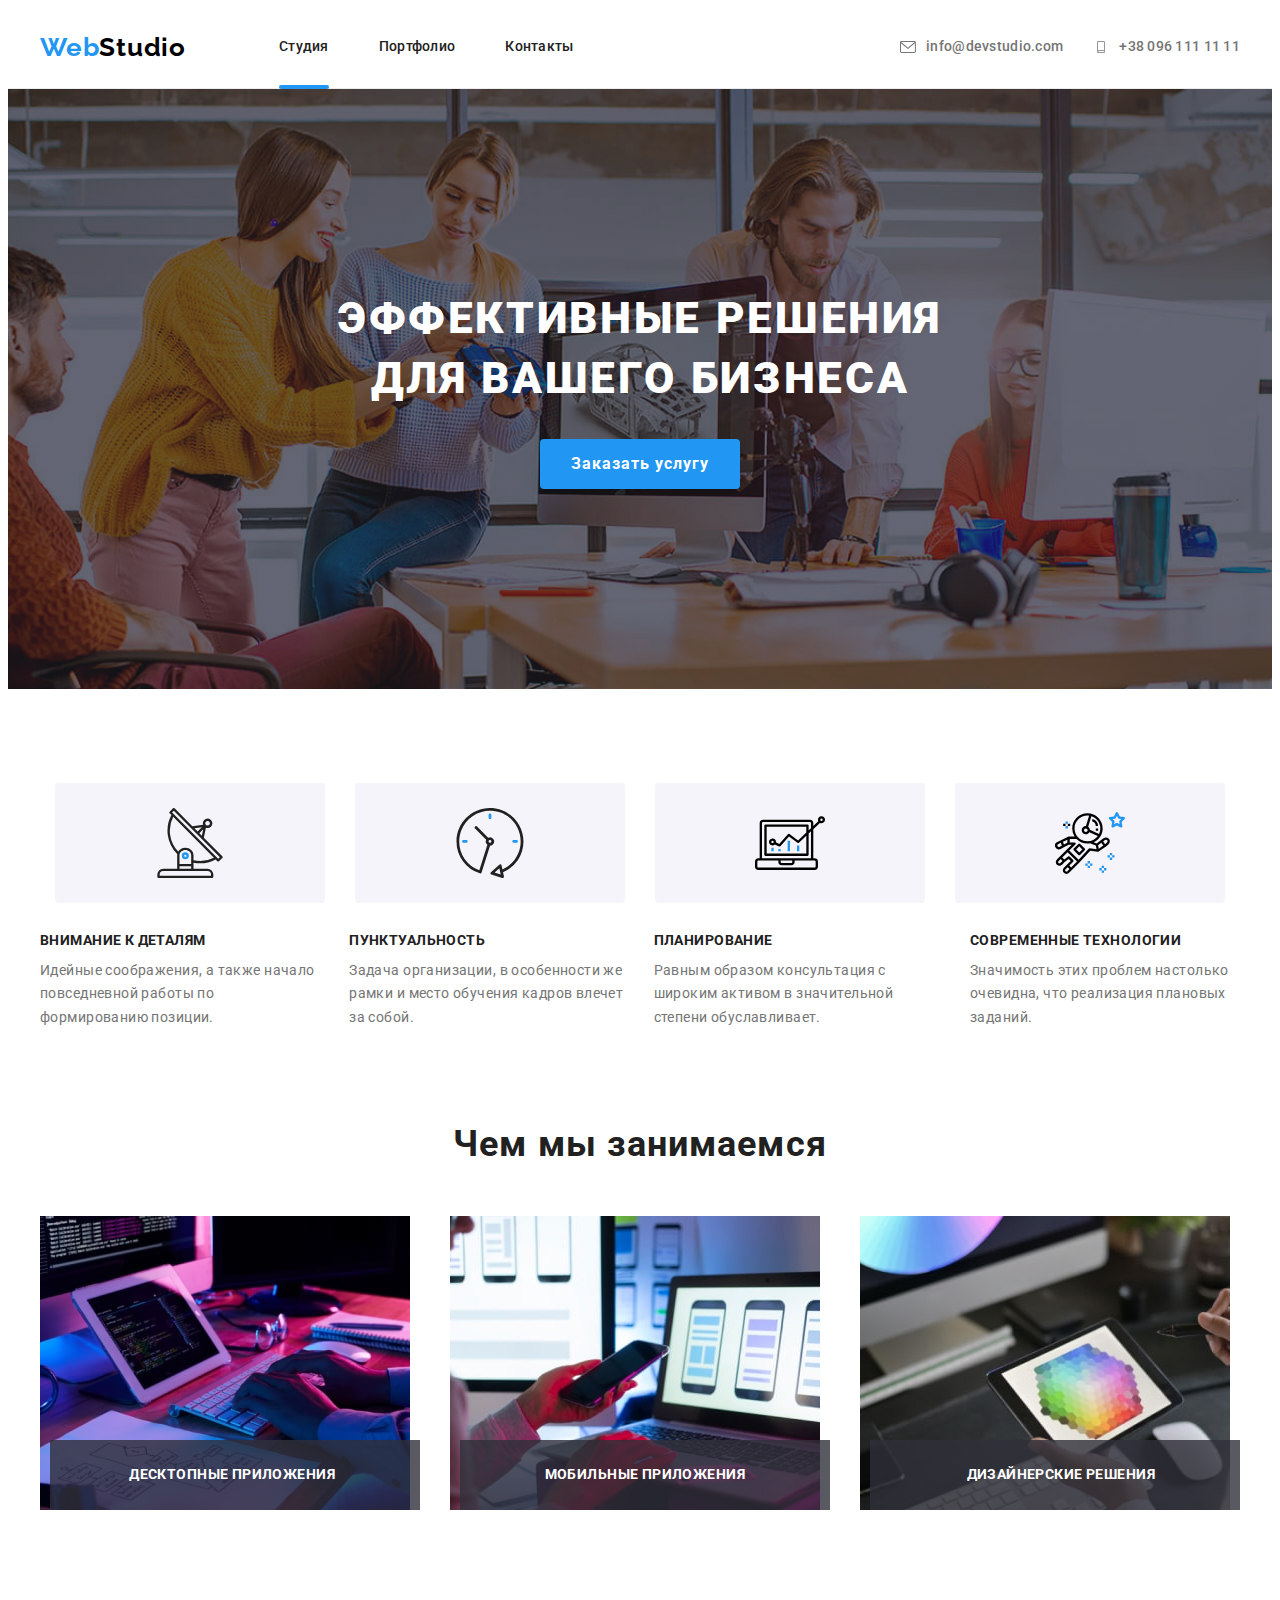
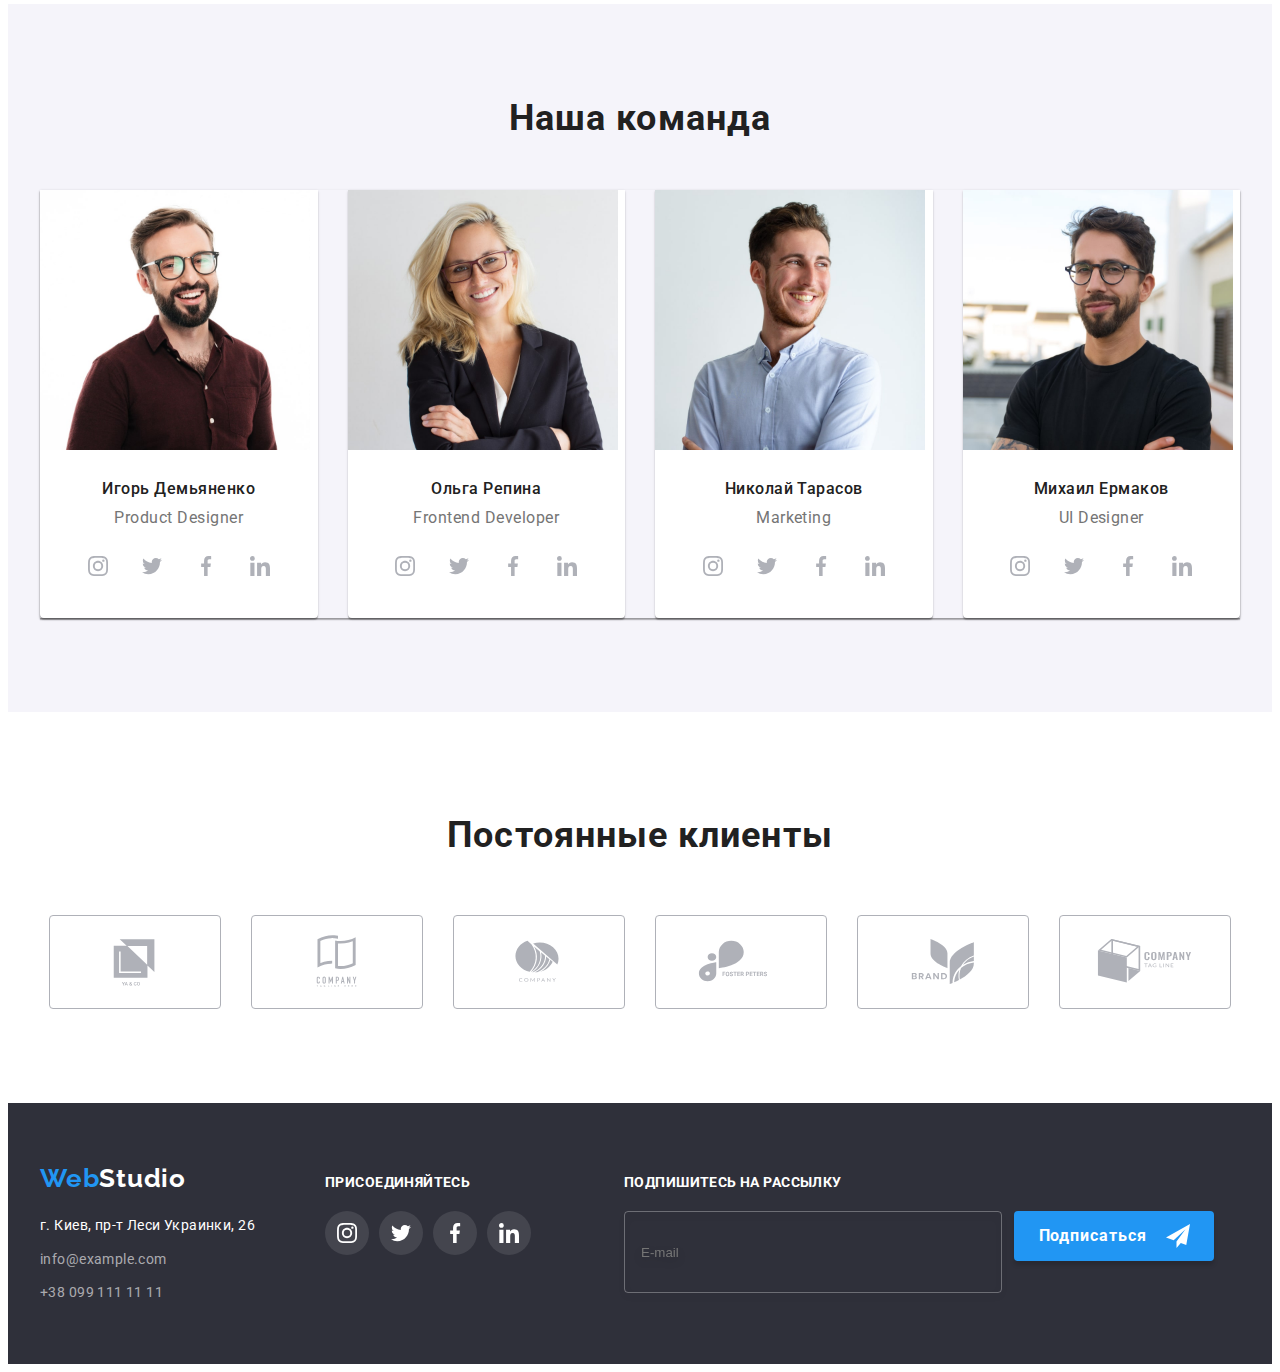
<file: index.html>
<!DOCTYPE html>
<html lang="ru">
<head>
    <meta charset="UTF-8">
    <meta http-equiv="X-UA-Compatible" content="IE=edge">
    <meta name="viewport" content="width=device-width, initial-scale=1.0">
    <title>Web Studio</title>
    <link rel="preconnect" href="https://fonts.googleapis.com">
    <link rel="preconnect" href="https://fonts.gstatic.com" crossorigin>
    <link href="https://fonts.googleapis.com/css2?family=Raleway:wght@700&family=Roboto:wght@400;500;700;900&display=swap" rel="stylesheet">
    <link rel="stylesheet" href="https://cdnjs.cloudflare.com/ajax/libs/modern-normalize/1.1.0/modern-normalize.min.css" integrity="sha512-wpPYUAdjBVSE4KJnH1VR1HeZfpl1ub8YT/NKx4PuQ5NmX2tKuGu6U/JRp5y+Y8XG2tV+wKQpNHVUX03MfMFn9Q==" crossorigin="anonymous" referrerpolicy="no-referrer" />
    <link rel="stylesheet" href="./css/styles.css">
   
</head>
<body>
    <header class="header">
        <div class="container">
            <a href="./index.html" class="header-logo-link link">Web<span class="header-logo-accent link">Studio</span></a>
            <nav class="header-nav">
                <ul class="header-list list">
                    <li class="header-link link"><a href="./index.html" class="header-item link current">Студия</a></li>
                    <li class="header-link link"><a href="./portfolio.html" class="header-item link">Портфолио</a></li>
                    <li class="header-link link"><a href="" class="header-item link">Контакты</a></li>
                </ul> 
            </nav>
            <div class="header-connect">
                <ul class="header-contact-list list">
                    <li class="header-contact-link link">
                        <a href="mailto:info@devstudio.com" class="header-contaktdown link">
                        <svg class="header-icon" width="16" height="12">
                            <use href="./images/icon.svg#icon-envelope"></use>
                        </svg>
                        info@devstudio.com</a></li>
                    <li class="header-contact-link link">
                        <a href="tel:+380961111111" class="header-contakt link">
                            <svg class="header-icon" width="16" height="12">
                                <use href="./images/icon.svg#icon-smartphone"></use>
                            </svg>
                            +38 096 111 11 11</a></li>
                </ul>
            </div>
                 
        </div>
    </header>
    <main>
        <section class="hero section">
            <div class="container">
                 <h1 class="hero-title">Эффективные решения для вашего бизнеса</h1>
                <button type="button" class="hero-btn btn" data-modal-open>Заказать услугу</button>
            </div>
        </section>
        <section class="menu section">
            <div class="container">
                    <h2 class="visually-hidden"></h2>
                        <ul class="menu-images-list list">
                            <li class="menu-item link">
                                <a href="" class="menu-img link">
                                <svg class="menu-img-icon" width="70" height="70">
                                    <use href="./images/icon.svg#icon-antenna"></use>
                                </svg> 
                            </a></li>
                            <li class="menu-item link"><a href="" class="menu-img link">
                                <svg class="menu-img-icon" width="70" height="70">
                                    <use href="./images/icon.svg#icon-clock"></use>
                                </svg>
                            </a></li>
                            <li class="menu-item link"><a href="" class="menu-img link">
                                <svg class="menu-img-icon" width="70" height="70">
                                    <use href="./images/icon.svg#icon-diagram"></use>
                                </svg>
                            </a></li>
                            <li class="menu-item link"><a href="" class="menu-img link">
                                <svg class="menu-img-icon" width="70" height="70">
                                    <use href="./images/icon.svg#icon-astronaut"></use>
                                </svg>
                            </a></li>
                        </ul>
                <ul class="menu-list list">
                    <li class="menu-link link">
                        <h3 class="menu-title">Внимание к деталям</h3>
                        <p class="menu-text">Идейные соображения, а также начало повседневной работы по формированию позиции.</p>
                    </li>
                    <li class="menu-link link">
                        <h3 class="menu-title">Пунктуальность</h3>
                        <p class="menu-text">Задача организации, в особенности же рамки и место обучения кадров влечет за собой.</p>
                    </li>
                    <li class="menu-link link">
                        <h3 class="menu-title">Планирование</h3>
                        <p class="menu-text">Равным образом консультация с широким активом в значительной степени обуславливает.</p>
                    </li>
                    <li class="menu-link link">
                        <h3 class="menu-title">Современные технологии</h3>
                        <p class="menu-text">Значимость этих проблем настолько очевидна, что реализация плановых заданий.</p>
                    </li>
                </ul>
            </div>
        </section>
        <section class="wedoing section">
            <div class="container">
                <h2 class="wedoing-title">Чем мы занимаемся</h2>
            <ul class="wedoing-list list">
                <li class="wedoing-link link">
                    <div class="wedoing-thumb">
                        <img src="./images/box1.jpg" class="wedoing-logo" alt="работа с гаджетом" width="370">
                        <p class="wedoing-text">Десктопные приложения</p>
                    </div>
                </li>
                <li class="wedoing-link link">
                    <div class="wedoing-thumb">
                        <img src="./images/box2.jpg" class="wedoing-logo" alt="работа с гаджетом" width="370">
                        <p class="wedoing-text">Мобильные приложения</p>
                    </div>   
                </li>
                <li class="wedoing-link link">
                    <div class="wedoing-thumb">
                        <img src="./images/box3.jpg" class="wedoing-logo" alt="работа с гаджетом" width="370">
                        <p class="wedoing-text">Дизайнерские решения</p>
                    </div>
                </li>
            </ul> 
            </div>
        </section>
        <section class="our-team section" >
            <div class="container">
                <h2 class="our-team-title">Наша команда</h2>
                    <ul class="our-team-list list">
                        <li class="our-team-link link">
                            <img src="./images/img1.jpg" alt="член команды" width="270">
                            <div class="our-team-content">
                                <h3 class="our-team-subtitle">Игорь Демьяненко</h3>
                                <p class="our-team-text">Product Designer</p>
                                <ul class="our-team-soc list">
                                    <li class="our-team-soc-link">
                                        <a href="" class="our-team-soc-list link">
                                            <svg class="our-team-soc-icon" width="20" height="20">
                                                <use href="./images/icon.svg#icon-instagram"></use>
                                            </svg>
                                        </a></li>
                                    <li class="our-team-soc-link">
                                        <a href="" class="our-team-soc-list link">
                                            <svg class="our-team-soc-icon" width="20" height="20">
                                                <use href="./images/icon.svg#icon-twitter"></use>
                                            </svg>
                                        </a></li>
                                    <li class="our-team-soc-link">
                                        <a href="" class="our-team-soc-list link">
                                            <svg class="our-team-soc-icon" width="20" height="20">
                                                <use href="./images/icon.svg#icon-facebook"></use>
                                            </svg>
                                        </a></li>
                                    <li class="our-team-soc-link">
                                        <a href="" class="our-team-soc-list link">
                                            <svg class="our-team-soc-icon" width="20" height="20">
                                                <use href="./images/icon.svg#icon-linkedin"></use>
                                            </svg>
                                        </a></li>
                                </ul>
                            </div>
                        </li>
                        <li class="our-team-link link">
                            <img src="./images/img2.jpg" alt="член команды" width="270">
                            <div class="our-team-content">
                                <h3 class="our-team-subtitle">Ольга Репина</h3>
                                <p class="our-team-text">Frontend Developer</p>
                                <ul class="our-team-soc list">
                                    <li class="our-team-soc-link">
                                        <a href="" class="our-team-soc-list link">
                                            <svg class="our-team-soc-icon" width="20" height="20">
                                                <use href="./images/icon.svg#icon-instagram"></use>
                                            </svg>
                                        </a></li>
                                    <li class="our-team-soc-link">
                                        <a href="" class="our-team-soc-list link">
                                            <svg class="our-team-soc-icon" width="20" height="20">
                                                <use href="./images/icon.svg#icon-twitter"></use>
                                            </svg>
                                        </a></li>
                                    <li class="our-team-soc-link">
                                        <a href="" class="our-team-soc-list link">
                                            <svg class="our-team-soc-icon" width="20" height="20">
                                                <use href="./images/icon.svg#icon-facebook"></use>
                                            </svg>
                                        </a></li>
                                    <li class="our-team-soc-link">
                                        <a href="" class="our-team-soc-list link">
                                            <svg class="our-team-soc-icon" width="20" height="20">
                                                <use href="./images/icon.svg#icon-linkedin"></use>
                                            </svg>
                                        </a></li>
                                </ul>
                            </div>
                        </li>
                        <li class="our-team-link link">
                            <img src="./images/img3.jpg" alt="член команды" width="270">
                            <div class="our-team-content">
                                <h3 class="our-team-subtitle">Николай Тарасов</h3>
                                <p class="our-team-text">Marketing</p>
                                <ul class="our-team-soc list">
                                    <li class="our-team-soc-link">
                                        <a href="" class="our-team-soc-list link">
                                            <svg class="our-team-soc-icon" width="20" height="20">
                                                <use href="./images/icon.svg#icon-instagram"></use>
                                            </svg>
                                        </a></li>
                                    <li class="our-team-soc-link">
                                        <a href="" class="our-team-soc-list link">
                                            <svg class="our-team-soc-icon" width="20" height="20">
                                                <use href="./images/icon.svg#icon-twitter"></use>
                                            </svg>
                                        </a></li>
                                    <li class="our-team-soc-link">
                                        <a href="" class="our-team-soc-list link">
                                            <svg class="our-team-soc-icon" width="20" height="20">
                                                <use href="./images/icon.svg#icon-facebook"></use>
                                            </svg>
                                        </a></li>
                                    <li class="our-team-soc-link">
                                        <a href="" class="our-team-soc-list link">
                                            <svg class="our-team-soc-icon" width="20" height="20">
                                                <use href="./images/icon.svg#icon-linkedin"></use>
                                            </svg>
                                        </a></li>
                                </ul>
                            </div>
                        </li>
                        <li class="our-team-link link">
                            <img src="./images/img4.jpg" alt="член команды" width="270">
                            <div class="our-team-content">
                                <h3 class="our-team-subtitle">Михаил Ермаков</h3>
                                <p class="our-team-text">UI Designer</p>
                                <ul class="our-team-soc list">
                                    <li class="our-team-soc-link">
                                        <a href="" class="our-team-soc-list link">
                                            <svg class="our-team-soc-icon" width="20" height="20">
                                                <use href="./images/icon.svg#icon-instagram"></use>
                                            </svg>
                                        </a></li>
                                    <li class="our-team-soc-link">
                                        <a href="" class="our-team-soc-list link">
                                            <svg class="our-team-soc-icon" width="20" height="20">
                                                <use href="./images/icon.svg#icon-twitter"></use>
                                            </svg>
                                        </a></li>
                                    <li class="our-team-soc-link">
                                        <a href="" class="our-team-soc-list link">
                                            <svg class="our-team-soc-icon" width="20" height="20">
                                                <use href="./images/icon.svg#icon-facebook"></use>
                                            </svg>
                                        </a></li>
                                    <li class="our-team-soc-link">
                                        <a href="" class="our-team-soc-list link">
                                            <svg class="our-team-soc-icon" width="20" height="20">
                                                <use href="./images/icon.svg#icon-linkedin"></use>
                                            </svg>
                                        </a></li>
                                </ul>
                            </div>
                        </li>
                       </ul>
            </div>
        </section>
        <section class="client section">
            <div class="container">
                <h2 class="client-title">Постоянные клиенты</h2>
                <ul class="client-list list">
                    <li class="client-link link">
                        <a href="" class="client-images link">
                            <svg class="client-images-icon" width="106" height="60">
                                
                                <use href="./images/icon.svg#icon-Logo1"></use>
                            </svg>   
                        </a></li>
                    <li class="client-link link">
                        <a href="" class="client-images link">
                            <svg class="client-images-icon" width="106" height="60">
                                
                                <use href="./images/icon.svg#icon-Logo2"></use>
                            </svg>   
                        </a></li>
                    <li class="client-link link">
                        <a href="" class="client-images link">
                            <svg class="client-images-icon" width="106" height="60">
                                
                                <use href="./images/icon.svg#icon-Logo3"></use>
                            </svg>   
                        </a></li>
                    <li class="client-link link">
                        <a href="" class="client-images link">
                            <svg class="client-images-icon" width="106" height="60">
                                
                                <use href="./images/icon.svg#icon-Logo4"></use>
                            </svg>   
                        </a></li>
                    <li class="client-link link">
                        <a href="" class="client-images link">
                            <svg class="client-images-icon" width="106" height="60">
                                
                                <use href="./images/icon.svg#icon-Logo5"></use>
                            </svg>   
                        </a></li>
                    <li class="client-link link">
                        <a href="" class="client-images link">
                            <svg class="client-images-icon" width="106" height="60">
                                
                                <use href="./images/icon.svg#icon-Logo6"></use>
                            </svg>   
                        </a></li>
                </ul>
            </div>

        </section>
    </main> 
    <footer class="footer">
        <div class="footer-container container">
            <div class="content">
                <a href="./index.html" class="footer-logo-link link">Web<span class="footer-logo-accent link">Studio</span></a>
                <address class="footer-address">
                    <p class="footer-address-text">г. Киев, пр-т Леси Украинки, 26</p>
                    
                        <a href="mailto:info@example.com" class="footer-address-contaktdown link">info@example.com</a>
                        <a href="tel:+380991111111" class="footer-address-contakt link">+38 099 111 11 11</a>
                    
                </address>
            </div>
            <div class="footer-content">
                <h3 class="footer-title">присоединяйтесь</h3>
        <ul class="footer-soc list">
            <li class="footer-soc-link link"><a href="" class="footer-soc-list link">
                <svg class="footer-soc-icon" width="20" height="20">
                    <use href="./images/icon.svg#icon-instagram"></use>
                </svg>
            </a></li>
            <li class="footer-soc-link link"><a href="" class="footer-soc-list link">
                <svg class="footer-soc-icon" width="20" height="20">
                    <use href="./images/icon.svg#icon-twitter"></use>
                </svg>
            </a></li>
            <li class="footer-soc-link link"><a href="" class="footer-soc-list link">
                <svg class="footer-soc-icon" width="20" height="20">
                    <use href="./images/icon.svg#icon-facebook"></use>
                </svg>
            </a></li>
            <li class="footer-soc-link link"><a href="" class="footer-soc-list link">
                <svg class="footer-soc-icon" width="20" height="20">
                    <use href="./images/icon.svg#icon-linkedin"></use>
                </svg>
            </a></li>
        </ul>
            </div>
            <div class="footer-wrap">
                <h3 class="footer-title">Подпишитесь на рассылку</h3>
                <form class="footer-form">
                    <input type="E-mail" class="footer-input"
                    placeholder="E-mail"
                    name="E-mail"
                    id="E-mail">
                    
                    <button type="button" class="footer-btn btn">Подписаться  <svg class="button-icon" width="24" height="24">
                        <use href="./images/icon.svg#icon-icon-send"></use>
                    </svg></button>
                </form>
        
            </div>
        </div>
        
    </footer>
    <div class="bac is-hidden" data-modal>
        <div class="modal">
            <div class="modal-button">
                <button type="button" class="modal-close" data-modal-close> 
                    <svg class="button-soc" width="18" height="18">
                        <use href="./images/symbol-defs.svg#icon-close-black"></use>
                    </svg>
                </button>
            </div>
           
            <p class="modal-title">Оставьте свои данные, мы вам перезвоним</p>
            <form class="modal-form">
                <div class="modal-filed">
                    <label class="modal-label" for="name">Имя</label>
                    <div class="modal-icon">
                        <input type="name" 
                        class="modal-input" 
                        placeholder="Имя" 
                        name="name" required 
                        id="name">
                        <svg class="input-icon" width="18" height="18">
                        <use href="./images/icon.svg#icon-person-black"></use>
                        </svg>
                    </div>
                    
                </div>
                <div class="modal-filed">
                    <label class="modal-label" for="tel">Телефон</label>
                    <div class="modal-icon">
                        <input type="tel" 
                    class="modal-input" 
                    placeholder="Телефон" 
                    name="tel" required 
                    id="tel">
                    <svg class="input-icon" width="18" height="18">
                        <use href="./images/icon.svg#icon-phone-black"></use>
                        </svg>
                    </div>
                    
                </div>
                <div class="modal-filed">
                    <label class="modal-label" for="email">Почта</label>
                    <div class="modal-icon">
                        <input type="email" 
                        class="modal-input" 
                        placeholder="Почта" 
                        name="email" required 
                        id="email">
                        <svg class="input-icon" width="18" height="18">
                            <use href="./images/icon.svg#icon-email1"></use>
                            </svg>
                    </div>
                    
                </div>
                <div class="modal-filed">
                    <label class="modal-label" for="text">Комментарий</label>
                    <textarea name="text" id="text" placeholder="Введите текст" class="modal-text"></textarea>
                    
                </div>
                <div class="modal-filed">
                    <input  type="checkbox" name="checkbox" id="checkbox" class="input-check visually-hidden" value="true">
                
                    <label class="modal-chec" for="checkbox">
                        <span>
                            <svg class="check-icon" width="11" height="8">
                                <use href="./images/icon.svg#icon-Vector"></use>
                                </svg>
                        </span>
                        Соглашаюсь с рассылкой и принимаю <a href="" class="modal-checkbox"> Условия договора</a></label>
                    
                </div>
                
                <button type="submit" class="modal-btn btn">Отправить</button>
            </form>
        </div>
    </div>
    <script src="./js/modal.js"></script>
</body>
</html>
</file>
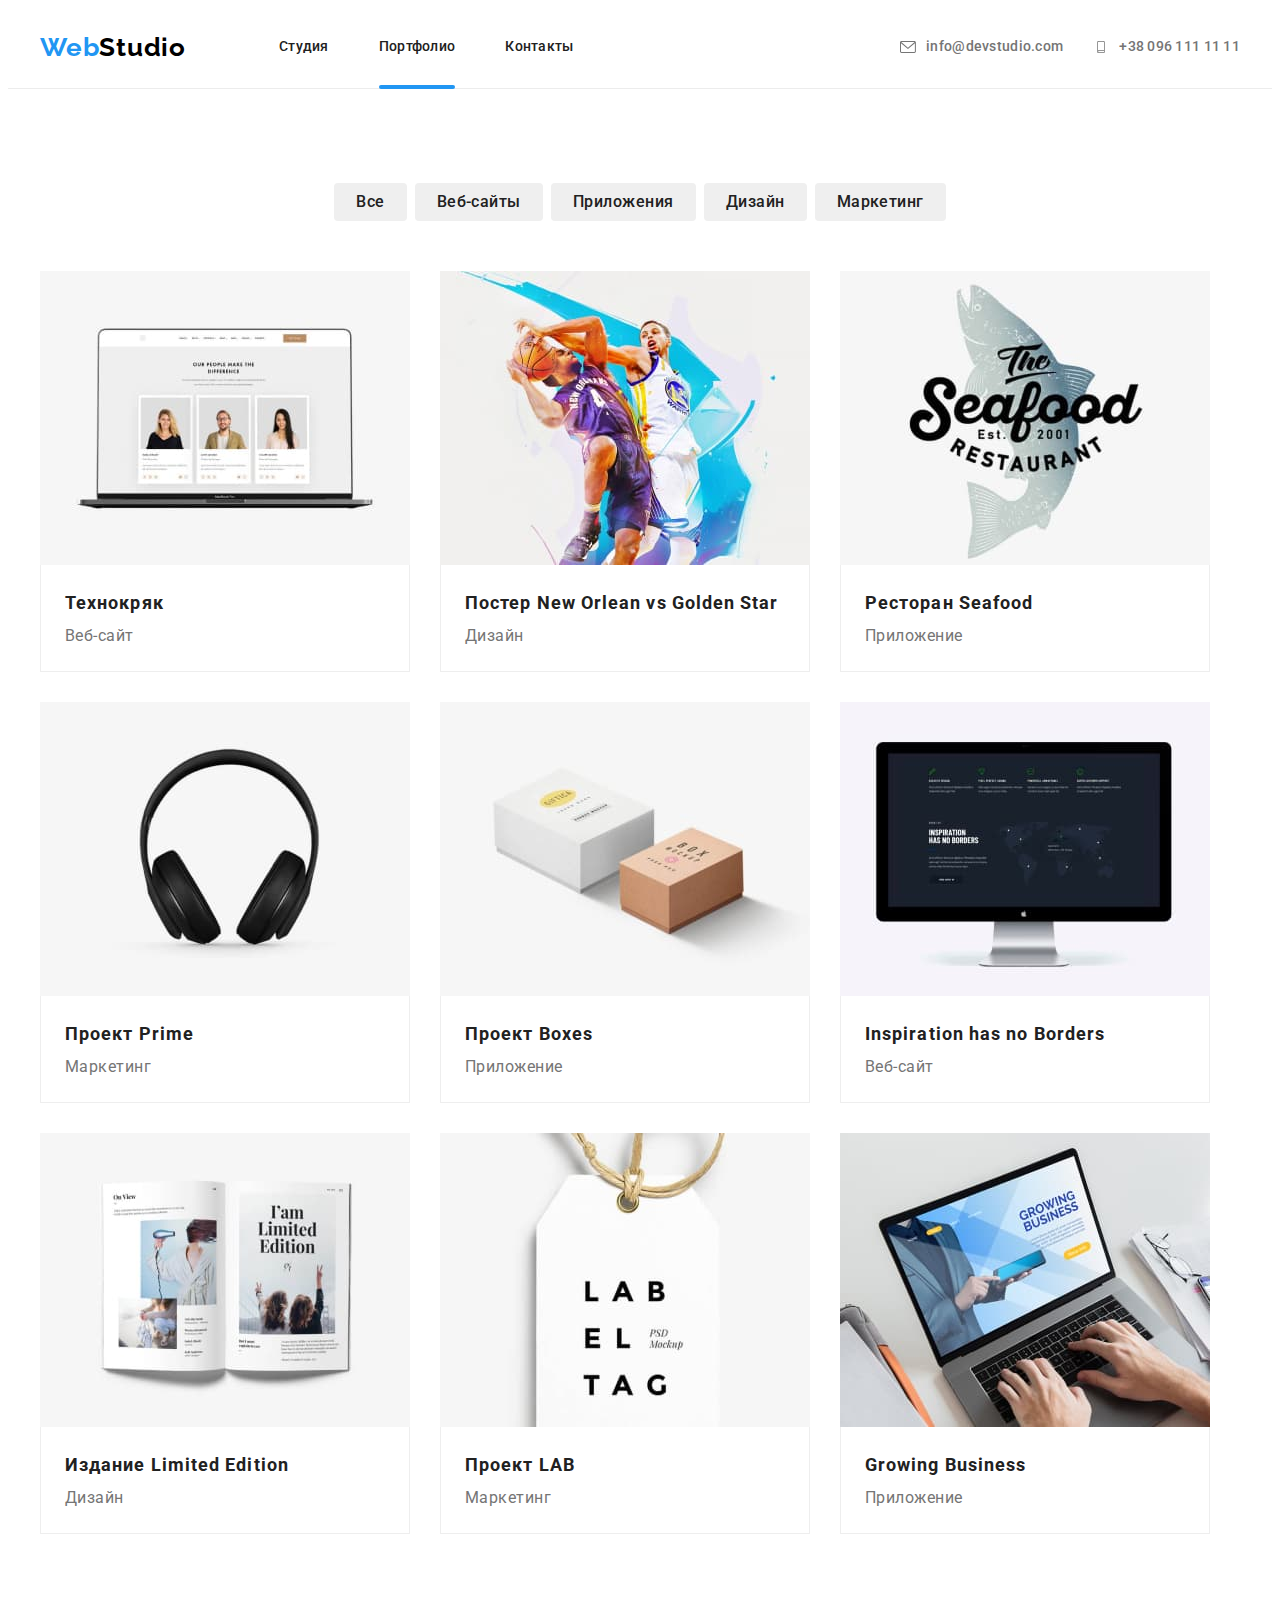
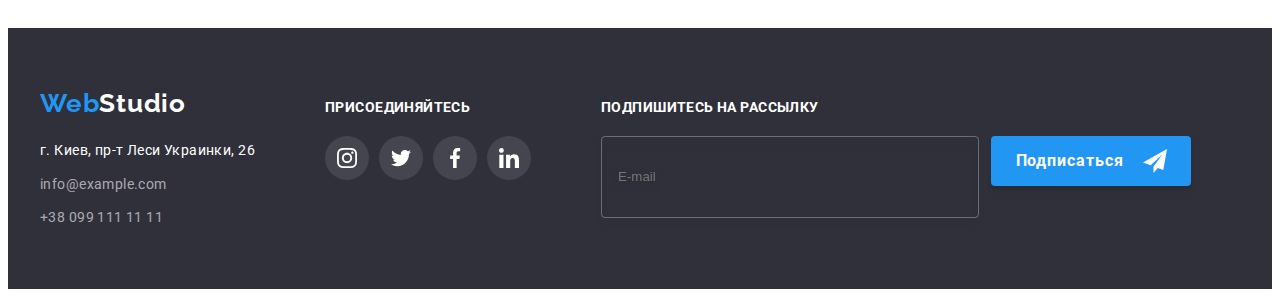
<file: portfolio.html>
<!DOCTYPE html>
<html lang="ru">
<head>
    <meta charset="UTF-8">
    <meta http-equiv="X-UA-Compatible" content="IE=edge">
    <meta name="viewport" content="width=device-width, initial-scale=1.0">
    <title>Web Studio</title>
    <link rel="preconnect" href="https://fonts.googleapis.com">
    <link rel="preconnect" href="https://fonts.gstatic.com" crossorigin>
    <link href="https://fonts.googleapis.com/css2?family=Raleway:wght@700&family=Roboto:wght@400;500;700;900&display=swap" rel="stylesheet">
    <link rel="stylesheet" href="https://cdnjs.cloudflare.com/ajax/libs/modern-normalize/1.1.0/modern-normalize.min.css" integrity="sha512-wpPYUAdjBVSE4KJnH1VR1HeZfpl1ub8YT/NKx4PuQ5NmX2tKuGu6U/JRp5y+Y8XG2tV+wKQpNHVUX03MfMFn9Q==" crossorigin="anonymous" referrerpolicy="no-referrer" />
    <link rel="stylesheet" href="./css/styles.css">

</head>
<body>
    <header class="header">
        <div class="container">
            <a href="./index.html" class="header-logo-link link">Web<span class="header-logo-accent link">Studio</span></a>
            <nav class="header-nav">
                <ul class="header-list list">
                    <li class="header-link link"><a href="./index.html" class="header-item link">Студия</a></li>
                    <li class="header-link link"><a href="./portfolio.html" class="header-item link current">Портфолио</a></li>
                    <li class="header-link link"><a href="" class="header-item link">Контакты</a></li>
                </ul> 
            </nav>
            <div class="header-connect">
                <ul class="header-contact-list list">
                    <li class="header-contact-link link">
                        <a href="mailto:info@devstudio.com" class="header-contaktdown link">
                        <svg class="header-icon" width="16" height="12">
                            <use href="./images/icon.svg#icon-envelope"></use>
                        </svg>
                        info@devstudio.com</a></li>
                    <li class="header-contact-link link">
                        <a href="tel:+380961111111" class="header-contakt link">
                            <svg class="header-icon" width="16" height="12">
                                <use href="./images/icon.svg#icon-smartphone"></use>
                            </svg>
                            +38 096 111 11 11</a></li>
                </ul>
            </div>
                 
        </div>
    </header>
<main>
<section class="button-benefits section">
    <div class="container">
            <h2 class="visually-hidden"></h2>
    <ul class="button-benefits-list list">
        <li class="button-benefits-link link"><button type="button" class="button btn">Все</button></li>
        <li class="button-benefits-link link"><button type="button" class="button btn">Веб-сайты</button></li>
        <li class="button-benefits-link link"><button type="button" class="button btn">Приложения</button></li>
        <li class="button-benefits-link link"><button type="button" class="button btn">Дизайн</button></li>
        <li class="button-benefits-link link"><button type="button" class="button btn">Маркетинг</button></li>
    </ul>
        
    <ul class="button-benefits-items list">
        <li class="button-benefits-item link">
            <div class="button-benefits-thumb">
                <img src="./images/imgs1.jpg" alt="ноутбук" width="370">
                <p class="button-benefits-top-text">
                    Ресурс предлагает комплексные предложения с разным уровнем функционала и сервисов. Все это позволит посетителю получить исчерпывающие сведения о компании или частном лице.</p>
            </div>
            
            <div class="button-benefits-content">
                <h3 class="button-benefits-subtitle">Технокряк</h3>
                <p class="button-benefits-text">Веб-сайт</p>
            </div>
        </li>
        <li class="button-benefits-item link">
            <div class="button-benefits-thumb">
                <img src="./images/imgs2.jpg" alt="баскетболисты" width="370">
                <p class="button-benefits-top-text">
                    Ресурс предлагает комплексные предложения с разным уровнем функционала и сервисов. Все это позволит посетителю получить исчерпывающие сведения о компании или частном лице.</p>
            </div>
            
            <div class="button-benefits-content">
                <h3 class="button-benefits-subtitle">Постер New Orlean vs Golden Star</h3>
                <p class="button-benefits-text">Дизайн</p>
            </div>
        </li>
        <li class="button-benefits-item link">
            <div class="button-benefits-thumb">
                <img src="./images/imgs3.jpg" alt="натпись" width="370">
                <p class="button-benefits-top-text">
                    Ресурс предлагает комплексные предложения с разным уровнем функционала и сервисов. Все это позволит посетителю получить исчерпывающие сведения о компании или частном лице.</p>
            </div>
            
            <div class="button-benefits-content">
                <h3 class="button-benefits-subtitle">Ресторан Seafood</h3>
                <p class="button-benefits-text">Приложение</p>
            </div>
        </li>
        <li class="button-benefits-item link">
            <div class="button-benefits-thumb">
                <img src="./images/imgs4.jpg" alt="наушники" width="370">
                <p class="button-benefits-top-text">
                    Ресурс предлагает комплексные предложения с разным уровнем функционала и сервисов. Все это позволит посетителю получить исчерпывающие сведения о компании или частном лице.</p>
            </div>
            
            <div class="button-benefits-content">
                <h3 class="button-benefits-subtitle">Проект Prime</h3>
                <p class="button-benefits-text">Маркетинг</p>
            </div>
        </li>
        <li class="button-benefits-item link">
            <div class="button-benefits-thumb">
                <img src="./images/imgs5.jpg" alt="коробочки" width="370">
                <p class="button-benefits-top-text">
                    Ресурс предлагает комплексные предложения с разным уровнем функционала и сервисов. Все это позволит посетителю получить исчерпывающие сведения о компании или частном лице.</p>
            </div>
            
            <div class="button-benefits-content">
                <h3 class="button-benefits-subtitle">Проект Boxes</h3>
                <p class="button-benefits-text">Приложение</p>
            </div>
        </li>
        <li class="button-benefits-item link">
            <div class="button-benefits-thumb">
                <img src="./images/imgs6.jpg" alt="монитор" width="370">
                <p class="button-benefits-top-text">
                    Ресурс предлагает комплексные предложения с разным уровнем функционала и сервисов. Все это позволит посетителю получить исчерпывающие сведения о компании или частном лице.</p>
            </div>
            
            <div class="button-benefits-content">
                <h3 class="button-benefits-subtitle">Inspiration has no Borders</h3>
                <p class="button-benefits-text">Веб-сайт</p>
            </div>
        </li>
        <li class="button-benefits-item link">
            <div class="button-benefits-thumb">
                <img src="./images/imgs7.jpg" alt="книга" width="370">
                <p class="button-benefits-top-text">
                    Ресурс предлагает комплексные предложения с разным уровнем функционала и сервисов. Все это позволит посетителю получить исчерпывающие сведения о компании или частном лице.</p>
            </div>
            
            <div class="button-benefits-content">
                <h3 class="button-benefits-subtitle">Издание Limited Edition</h3>
                <p class="button-benefits-text">Дизайн</p>
            </div>
        </li>
        <li class="button-benefits-item link">
            <div class="button-benefits-thumb">
                <img src="./images/imgs8.jpg" alt="бирка" width="370">
                <p class="button-benefits-top-text">
                    Ресурс предлагает комплексные предложения с разным уровнем функционала и сервисов. Все это позволит посетителю получить исчерпывающие сведения о компании или частном лице.</p>
            </div>
            
            <div class="button-benefits-content">
                <h3 class="button-benefits-subtitle">Проект LAB</h3>
                <p class="button-benefits-text">Маркетинг</p>
            </div>
        </li>
        <li class="button-benefits-item link">
            <div class="button-benefits-thumb">
                <img src="./images/imgs9.jpg" alt="ноутбук" width="370">
                <p class="button-benefits-top-text">
                    Ресурс предлагает комплексные предложения с разным уровнем функционала и сервисов. Все это позволит посетителю получить исчерпывающие сведения о компании или частном лице.</p>
            </div>
            
            <div class="button-benefits-content">
                <h3 class="button-benefits-subtitle">Growing Business</h3>
                <p class="button-benefits-text">Приложение</p>
            </div>
        </li>
    </ul>
    </div>
</section>
</main>

<footer class="footer">
    <div class="footer-container container">
        <div class="content">
            <a href="./index.html" class="footer-logo-link link">Web<span class="footer-logo-accent link">Studio</span></a>
            <address class="footer-address">
                <p class="footer-address-text">г. Киев, пр-т Леси Украинки, 26</p>
                
                    <a href="mailto:info@example.com" class="footer-address-contaktdown link">info@example.com</a>
                    <a href="tel:+380991111111" class="footer-address-contakt link">+38 099 111 11 11</a>
                
            </address>
        </div>
        <div class="footer-content">
            <h3 class="footer-title">присоединяйтесь</h3>
    <ul class="footer-soc list">
        <li class="footer-soc-link link"><a href="" class="footer-soc-list link">
            <svg class="footer-soc-icon" width="20" height="20">
                <use href="./images/icon.svg#icon-instagram"></use>
            </svg>
        </a></li>
        <li class="footer-soc-link link"><a href="" class="footer-soc-list link">
            <svg class="footer-soc-icon" width="20" height="20">
                <use href="./images/icon.svg#icon-twitter"></use>
            </svg>
        </a></li>
        <li class="footer-soc-link link"><a href="" class="footer-soc-list link">
            <svg class="footer-soc-icon" width="20" height="20">
                <use href="./images/icon.svg#icon-facebook"></use>
            </svg>
        </a></li>
        <li class="footer-soc-link link"><a href="" class="footer-soc-list link">
            <svg class="footer-soc-icon" width="20" height="20">
                <use href="./images/icon.svg#icon-linkedin"></use>
            </svg>
        </a></li>
    </ul>
        </div>
        <div class="footer-content">
            <h3 class="footer-title">Подпишитесь на рассылку</h3>
            <form class="footer-form">
                <input type="E-mail" class="footer-input"
                placeholder="E-mail"
                name="E-mail"
                id="E-mail">
                
                <button type="button" class="footer-btn btn">Подписаться  <svg class="button-icon" width="24" height="24">
                    <use href="./images/icon.svg#icon-icon-send"></use>
                </svg></button>
            </form>
    
        </div>
    
    </div>
</footer>
    
</body>
</html>
</file>
<file: css/styles.css>
:root {
--first-title-color: #212121;
--second-title-color: #757575;
--accent-color: #2196F3;
}


p, 
h1, 
h2, 
h3, 
h4, 
h5, 
h6 {
    margin: 0;
}


ul {
    margin: 0;
    padding-left: 0;
}

address {
    font-style: normal;
}

a {
    color: currentColor;
}



img {
    display: block;
}

body {
    font-family: Roboto,Raleway, sans-serif;
}

.list {
    list-style: none;
}

.link {
    text-decoration: none;
}

.btn {
    border: none;
    border-radius: 4px;
    cursor: pointer;
    transition: background-color 250ms cubic-bezier(0.4, 0, 0.2, 1), color 250ms cubic-bezier(0.4, 0, 0.2, 1);
}

.section {
    padding-top: 94px;
    padding-bottom: 94px;
}

.container {
    width: 100%;
    max-width: 1200px;
    margin-left: auto;
    margin-right: auto;
    padding-left: 15px;
    padding-right: 15px;
   
}

.visually-hidden {
    position: absolute;
    width: 1px;
    height: 1px;
    margin: -1px;
    border: 0;
    padding: 0;
    white-space: nowrap;
    clip-path: inset(100%);
    clip: rect(0 0 0 0);
    overflow: hidden;
  }





/*-----header---------*/

.header {
    padding-top: 24px;
    padding-bottom: 25px;
    border-bottom: 1px solid #ECECEC;;
}

.header-logo-link {
    font-family: Raleway, sans-serif;
    font-weight: 700;
    font-size: 26px;
    line-height: 1.19;
    letter-spacing: 0.03em;
    color: var(--accent-color);
    
}

.header-logo-accent  {
    font-family: Raleway, sans-serif;
    font-weight: 700;
    font-size: 26px;
    line-height: 1.19;
    letter-spacing: 0.03em;
    color:  #000000;
    margin-right: 93px;
    
        
}

.header>.container {
    display: flex;
    align-items: center;
}



.header-list {
    display: flex;
   
    
}


.header-link:not(:last-child) {
 margin-right: 50px;
}


.header-link {
   
}


.header-item { 
    display: block;
   
    font-weight: 500;
    font-size: 14px;
    line-height: 1.14;
    letter-spacing: 0.02em;
    color: var(--first-title-color);
    transition: color 250ms cubic-bezier(0.4, 0, 0.2, 1);
}

.header-item:hover, 
.header-item:focus {
    color: var(--accent-color);
}



.current {
    position: relative;
}

.current::after {
    position: absolute;
    content: "";
    width: 100%;
    height: 4px;
    border-radius: 2px;
    left: 0;
    background-color: var(--accent-color);
    bottom: -34px;
    
}


.header-contact-list {
    display: flex;
    justify-content: center;
    align-items: center;
    gap: 30px;
    
}



.header-contaktdown {
    font-weight: 500;
    font-size: 14px;
    line-height: 1.14;
    letter-spacing: 0.02em;
    color: var(--second-title-color);
    display: flex;
    align-items: center;
    transition: color 250ms cubic-bezier(0.4, 0, 0.2, 1);
    
}

.header-contaktdown:hover,
.header-contaktdown:focus {
    color:  var(--accent-color);
}

.header-icon {
    fill: currentColor;
    margin-right: 10px;
    
    

}

.header-contakt {
    font-weight: 500;
    font-size: 14px;
    line-height: 1.14;
    letter-spacing: 0.02em;
    color: var(--second-title-color);
    
   display: flex;
   align-items: center;
   transition: color 250ms cubic-bezier(0.4, 0, 0.2, 1);
}

.header-contakt:hover,
.header-contakt:focus {
    color:  var(--accent-color);
}

.header-connect {
    margin-left: auto;
   
   
}

/*---------hero-------*/

.hero {
    background-color: rgba(47, 48, 58, 0.4);
    padding-top: 200px;
    padding-bottom: 200px;
    background-image: linear-gradient(rgba(47, 48, 58, 0.4), rgba(47, 48, 58, 0.4)), 
    url(../images/fon.jpg); 
    background-repeat: no-repeat;
    background-position: center;
    background-size: cover;
    max-width: 1600px;
    margin: 0 auto;
}



.hero-title {
    font-family: 'Roboto', sans-serif;
    font-weight: 900;
    font-size: 44px;
    line-height: 1.36;
    text-align: center;
    letter-spacing: 0.06em;
    text-transform: uppercase;
    color: #FFFFFF;
    width: 696px;
    margin-left: auto;
    margin-right: auto;
    
}

.hero-btn {
    font-family: inherit;
    font-weight: 700;
    font-size: 16px;
    line-height: 1.87;
    display: flex;
    align-items: center;
    text-align: center;
    letter-spacing: 0.06em;
    color: #FFFFFF;
    background-color: var(--accent-color);
    margin: 30px auto 0;
    min-width: 200px;
    height: 50px;
    background: var(--accent-color);
    box-shadow: 0px 4px 4px rgba(0, 0, 0, 0.15);
    
    justify-content: center;
    align-items: center;
}

.hero-btn:hover,
.hero-btn:focus {
   background-color:  #188CE8;
   color: #FFFFFF;
}


/*----------menu---------*/

.menu {
    padding-top: 94px;
    padding-bottom: 0;
       

}


.menu-images-list {
    display: flex;
    justify-content: center;
    gap: 30px;
    margin-bottom: 30px;
}

.menu-img {
    display: flex;
    justify-content: center;
    align-items: center;
    width: 270px;
    height: 120px;
    background: #F5F4FA;
    border-radius: 4px;
    color: rgba(245, 244, 250, 1);
}



.menu-list {
    display: flex;
    gap: 30px;
}

.menu-link {
    
    min-width: 270px;
}

.menu-title {
    font-family: 'Roboto', sans-serif;
    font-weight: 700;
    font-size: 14px;
    line-height: 1.14;
    letter-spacing: 0.03em;
    text-transform: uppercase;
    color: var(--first-title-color);
    margin-bottom: 10px;
    
}

.menu-text {
    font-size: 14px;
    line-height: 1.71;
    letter-spacing: 0.03em;
    color: var(--second-title-color);
    
}

/*--------wedoing---------*/

.wedoing {
    padding-top: 94px;
    padding-bottom: 94px;
    
}

.wedoing-title {
    font-family: 'Roboto', sans-serif;
    font-weight: 700;
    font-size: 36px;
    line-height: 1.16;
    text-align: center;
    letter-spacing: 0.03em;
    color: var(--first-title-color);
    margin-bottom: 50px;
}

.wedoing-list {
    display: flex;
    column-gap: 30px;
}

.wedoing-link {
    width: calc((100% - 60px) / 3);
    
}

.wedoing-thumb {
    position: relative;
   
}

.wedoing-thumb::before {
    display: inline-block;
    position: absolute;
    content: "";
    bottom: 0;
    right: 0;
    width: 370px;
    height: 70px;
    background-color: rgba(47, 48, 58, 0.8);
    
}

.wedoing-text {
    position: absolute;
   
    bottom: 27px;
    right: 85px;
    transform: scale(-27px, -85px);
    font-weight: 700;
    font-size: 14px;
    line-height: 1.14;
    text-align: center;
    letter-spacing: 0.03em;
    text-transform: uppercase;

    color: #FFFFFF;
    
}




/*----------our-team---------*/


.our-team {
    padding-top: 94px;
    padding-bottom: 94px;
    background: #F5F4FA;
}

.our-team-wrap {
    display: flex;
}


.our-team-title {
    font-family: 'Roboto', sans-serif;
    font-weight: 700;
    font-size: 36px;
    line-height: 1.16;
    text-align: center;
    letter-spacing: 0.03em;
    color: var(--first-title-color);
    margin-bottom: 50px;
}


.our-team-list {
    display: flex;
    column-gap: 30px;
    box-shadow: 0px 1px 3px rgba(0, 0, 0, 0.12), 0px 1px 1px rgba(0, 0, 0, 0.14), 0px 2px 1px rgba(0, 0, 0, 0.2);
}

.our-team-link {
    width: calc((100% - 90px) / 4);
    background: #FFFFFF;
    box-shadow: 0px 1px 3px rgba(0, 0, 0, 0.12), 0px 1px 1px rgba(0, 0, 0, 0.14), 0px 2px 1px rgba(0, 0, 0, 0.2);
    border-radius: 0px 0px 4px 4px;

}

.our-team-subtitle{
    font-weight: 500;
    font-size: 16px;
    line-height: 1.18;
    text-align: center;
    letter-spacing: 0.03em;
    color: var(--first-title-color);
    margin-bottom: 10px;
}

.our-team-text {
    font-size: 16px;
    line-height: 1.18;
    text-align: center;
    letter-spacing: 0.03em;
    color: var(--second-title-color);
    margin-bottom: 16px;
}


.our-team-content {
    padding-top: 30px;
    padding-bottom: 30px;
}

.our-team-soc {
    display: flex;
    justify-content: center;
    gap: 10px;
}

.our-team-soc-list {
    width: 44px;
    height: 44px;
    border-radius: 50%;
    background-color:  #FFFFFF;
    display: flex;
    align-items: center;
    justify-content: center;
    transition: background-color 250ms cubic-bezier(0.4, 0, 0.2, 1);
}

.our-team-soc-icon {
    fill: #AFB1B8;
    transition: fill 250ms cubic-bezier(0.4, 0, 0.2, 1);
}

.our-team-soc-list:hover,
.our-team-soc-list:focus {
    background-color: var(--accent-color);

}

.our-team-soc-list:hover .our-team-soc-icon,
.our-team-soc-list:focus .our-team-soc-icon {
    fill: #FFFFFF
}



/*------------client-----------*/

.client {
    padding-top: 94px;
    padding-bottom: 94px;
}

.client-title {
    font-family: 'Roboto' sans-serif;
    font-weight: 700;
    font-size: 36px;
    line-height: 1.66;
    text-align: center;
    letter-spacing: 0.03em;
    color: #212121;
    margin-bottom: 50px;

}

.client-list {
    display: flex;
    justify-content: center;
    gap: 30px;
}



.client-images {
    display: flex;
    justify-content: center;
    align-items: center;
    width: 170px;
    height: 92px;
    border: 1px solid #AFB1B8;
    border-radius: 4px;
    color: #AFB1B8;
    transition: border-color 250ms cubic-bezier(0.4, 0, 0.2, 1), color 250ms cubic-bezier(0.4, 0, 0.2, 1), fill 250ms cubic-bezier(0.4, 0, 0.2, 1);
}



.client-images-icon {
    fill: currentColor;
}

.client-images:hover, 
.client-images:focus  {
    border-color: var(--accent-color);
    color: var(--accent-color);
}



/*------------footer----------*/

.footer {
    background-color: rgba(47, 48, 58, 1);
    padding-top: 60px;
    padding-bottom: 60px;
}

.footer-logo-link {
    font-family: Raleway, sans-serif;
    font-weight: 700;
    font-size: 26px;
    line-height: 1.19;
    letter-spacing: 0.03em;
    color: var(--accent-color);
}

.footer-logo-accent {
    font-family: Raleway, sans-serif;
    font-weight: 700;
    font-size: 26px;
    line-height: 1.19;
    letter-spacing: 0.03em;
    color: #FFFFFF;
    
    
} 



.footer-address-text {
    font-size: 14px;
    line-height: 1.71;
    letter-spacing: 0.03em;
    color: #FFFFFF;
    font-style: normal;
    margin-top: 20px;
    margin-bottom: 9px;
}



.footer-address-contaktdown {
    font-size: 14px;
    display: block;
    line-height: calc(24 / 14);
    letter-spacing: 0.03em;
    color: rgba(255, 255, 255, 0.6);
    font-style: normal;
    margin-bottom: 9px;
}

.footer-address-contaktdown:hover,
.footer-address-contaktdown:focus {
    color:  var(--accent-color);
}

.footer-address-contakt {
    font-size: 14px;
    display: block;
    line-height: calc(24 / 14);
    letter-spacing: 0.03em;
    color: rgba(255, 255, 255, 0.6);
    font-style: normal;
}

.footer-address-contakt:hover,
.footer-address-contakt:focus {
    color:  var(--accent-color);
}


.footer-container {
    display: flex;
    align-items: baseline;
}

.footer-content {
    margin-left: 70px;
    
}

.footer-title {
    font-weight: 700;
    font-size: 14px;
    line-height: 1.14;
    letter-spacing: 0.03em;
    text-transform: uppercase;
    color: #FFFFFF;
    display: flex;
    justify-content: flex-start;
    margin-bottom: 20px;
    
}

.footer-soc {
    display: flex;
    justify-content: center;
    gap: 10px;
    
}

.footer-soc-list {
    width: 44px;
    height: 44px;
    border-radius: 50%;
    background-color:  rgba(255, 255, 255, 0.1) ;
    display: flex;
    align-items: center;
    justify-content: center;
    transition: background-color 250ms cubic-bezier(0.4, 0, 0.2, 1);
}

.footer-soc-icon {
    fill: #FFFFFF;
    transition: fill 250ms cubic-bezier(0.4, 0, 0.2, 1)
}

.footer-soc-list:hover,
.footer-soc-list:focus {
    background-color: var(--accent-color);

}

.footer-soc-list:hover .footer-soc-icon,
.footer-soc-list:focus .footer-soc-icon {
    fill: #FFFFFF
}

.footer-wrap {
    margin-left: 93px;
}

.footer-form {
    display: flex;
}

.footer-input {
    
    width: 358px;
    height: 50px;
    border: 1px solid rgba(255, 255, 255, 0.3);
    filter: drop-shadow(0px 4px 4px rgba(0, 0, 0, 0.15));
    border-radius: 4px;
    background-color:  transparent;
    padding-top: 15px;
    padding-left: 16px;
    padding-bottom: 15px;
    outline: none;
    transition: 250ms cubic-bezier(0.4, 0, 0.2, 1);
    color: #FFFFFF;
}

.footer-input:hover,
.footer-input:focus {
    border-color: var(--accent-color);
}

.footer-btn {
   
    margin-left: 12px;
    font-family: inherit;
    font-style: normal;
    font-weight: 700;
    font-size: 16px;
    line-height: 1.88;
    display: flex;
    align-items: center;
    justify-content: space-evenly;
    text-align: center;
    letter-spacing: 0.06em;
    color: #FFFFFF;
    width: 200px;
    height: 50px;
    background: var(--accent-color);
    box-shadow: 0px 4px 4px rgba(0, 0, 0, 0.15);
    border-radius: 4px;
    transition: background-color 250ms cubic-bezier(0.4, 0, 0.2, 1);
}

.button-icon {
    fill: #FFFFFF;
}

.footer-btn:hover,
.footer-btn:focus {
    background-color:  #188CE8;
    color: #FFFFFF;
}

/*---------------button-benefits---------------*/

.button-benefits {
   padding-top: 94px;
   padding-bottom: 94px;
}


.button-benefits-list {
    display: flex;
    justify-content: center;
    gap: 8px;
    margin-bottom: 50px;
}



.button {
    font-family: inherit;
    font-style: normal;
    font-weight: 500;
    font-size: 16px;
    line-height: 1.63;
    display: flex;
    text-align: center;
    letter-spacing: 0.03em;
    color: #212121;
    padding-right: 22px;
    padding-left: 22px;
    padding-top: 6px;
    padding-bottom: 6px;
    
    
    
}


.button:hover,
.button:focus {
    background-color:  var(--accent-color);
    color: #FFFFFF;
    box-shadow: 0px 3px 1px rgba(0, 0, 0, 0.1), 0px 1px 2px rgba(0, 0, 0, 0.08), 0px 2px 2px rgba(0, 0, 0, 0.12);
}


.button-benefits-items{
    display: flex;
    flex-wrap: wrap;
    gap: 30px;
    min-width: 1200px;
    cursor: pointer;
    
    
  
}

.button-benefits-item:hover,
.button-benefits-item:focus {
    box-shadow: 0px 1px 1px rgba(0, 0, 0, 0.12), 0px 4px 4px rgba(0, 0, 0, 0.06), 1px 4px 6px rgba(0, 0, 0, 0.16);
   
}



.button-benefits-item:hover .button-benefits-top-text,
.button-benefits-item:focus .button-benefits-top-text {
    transform: translateY(0);
}

.button-benefits-thumb {
    position: relative;
    overflow: hidden;
}

.button-benefits-top-text {
    
    position: absolute;
    top: 0;
    left: 0;
    height: 100%;
    padding: 63px 24px;
    font-size: 18px;
    line-height: 1.56;
    letter-spacing: 0.03em;
    color: #FFFFFF;
    background-color:  rgba(33, 150, 243, 0.9);
    transform: translateY(100%);
    transition: transform 250ms cubic-bezier(0.4, 0, 0.2, 1);
    overflow: auto;
    
}

.button-benefits-content {
    padding: 20px 24px;
    background: #FFFFFF;
    border: 1px solid #EEEEEE;
    border-top: none;
    
}


.button-benefits-subtitle {
    font-weight: 700;
    font-size: 18px;
    line-height: 2;
    letter-spacing: 0.06em;
    color: var(--first-title-color);
    
}

.button-benefits-text {
    font-size: 16px;
    line-height: 1.87;
    letter-spacing: 0.03em;
    color: var(--second-title-color);
    
}


/*--------------MODAL-------------*/


.bac {
    position: fixed;
    top: 0;
    width: 100vw;
    height: 100vh;
    background-color: rgba(0, 0, 0, 0.2);
    transition: opacity 250ms cubic-bezier(0.4, 0, 0.2, 1), visibility 250ms cubic-bezier(0.4, 0, 0.2, 1);
}

.bac.is-hidden .modal {
    transform: translate(-50%, -50%) scale(0) rotate(360deg);

}

.modal {
    position: absolute;
    top: 50%;
    left: 50%;
    transform: translate(-50%, -50%);
    transform: scale(1), rotate(0);
    transition: transform 250ms cubic-bezier(0.4, 0, 0.2, 1);
    background-color: #fff;
    border-radius: 4px;
    width: 528px;
    min-height: 581px;
    padding: 40px;
    
}

.modal-title {
    font-weight: 700;
    font-size: 20px;
    line-height: 1.15;
    text-align: center;
    letter-spacing: 0.03em;
    color: rgba(33, 33, 33, 1);
    margin-bottom: 12px;
}

.modal-button {
    padding: 0;
}

.modal-close {
    position: absolute;
    right: 8px;
    top: 8px;
    width: 30px;
    height: 30px;
    border: 1px solid rgba(0, 0, 0, 0.1);
    border-radius: 50%;
    cursor: pointer;
    display: flex;
    justify-content: center;
    align-items: center;
    background-color: #fff;
    transition: fill 20ms cubic-bezier(0.4, 0, 0.2, 1);
   
}

.button-soc {

}

.button-soc:focus,
.button-soc:hover {
    fill: var(--accent-color) ;
}

.modal-close:hover .button-soc,
.modal-close:focus .button-soc {
    fill: var(--accent-color) ;
}

.is-hidden {
    opacity: 0;
    visibility: hidden;
    pointer-events: none;
}

.modal-input {
    width: 448px;
    height: 40px;
    border: 1px solid rgba(33, 33, 33, 0.2);
    border-radius: 4px;
    padding-left: 42px;
    font-weight: 400;
    font-size: 16px;
    cursor: pointer;
    transition: border-color 250ms cubic-bezier(0.4, 0, 0.2, 1);
    outline: none;
}

.modal-input:focus,
.modal-input:hover {
    border-color: var(--accent-color);
    
}

.modal-input:focus + .input-icon,
.modal-input:hover + .input-icon  {
    fill: var(--accent-color);
}

.modal-icon {
    position: relative;
}

.input-icon {
    position: absolute;
    top: 50%;
    left: 12px;
    transform: translateY(-50%);
    transition: fill 20ms cubic-bezier(0.4, 0, 0.2, 1);
}

.modal-form {
    font-size: 12px;
    line-height: 1.67;
    letter-spacing: 0.01em;
    color: #757575;
    display: block;
    margin-bottom: 4px;
}

.modal-filed {
    margin-bottom: 10px;
    
    
}

.modal-text {
    width: 448px;
    height: 120px;
    border: 1px solid rgba(33, 33, 33, 0.2);
    border-radius: 4px;
    resize: none;
    padding-top: 12px;
    padding-left: 16px;
    font-weight: 400;
    font-size: 14px;
    line-height: 1.42;
    letter-spacing: 0.01em;
    color: rgba(117, 117, 117, 0.5);
    transition: border-color 250ms ubic-bezier(0.4, 0, 0.2, 1);
    outline: none;
} 

.modal-text:hover,
.modal-text:focus {
    border-color: var(--accent-color);
}


 


.modal-chec {
 
    font-weight: 400;
    font-size: 14px;
    line-height: 1.71;
    letter-spacing: 0.03em;

    color: #757575;
    margin-left: 7px;
    display: flex;
    align-items: center;
   
    border-radius: 4px;
    
}

.modal-chec span {
    width: 16px;
    height: 15px;
    border: 1px solid rgba(33, 33, 33, 1);
    margin-right: 7px;
    display: flex;
    justify-content: center;
    align-items: center;
   
}

.check-icon {
    fill: transparent;
}

.input-check:checked + .modal-chec span {
    background-color: var(--accent-color);
    border: none;
}

.input-check:checked + .modal-chec .check-icon {
   fill: #FFFFFF;
}

.modal-checkbox {
    font-size: 14px;
    line-height: 1.71;
    letter-spacing: 0.03em;
    color: rgba(33, 150, 243, 1);
    margin-left: 3px;
   
   
}

.modal-btn {
    font-family: inherit;
    font-style: normal;
    font-weight: 700;
    font-size: 16px;
    line-height: 1.88;
    display: flex;
    align-items: center;
    text-align: center;
    letter-spacing: 0.06em;
    color: #FFFFFF;
    width: 200px;
    height: 50px;
    background: var(--accent-color);
    box-shadow: 0px 4px 4px rgba(0, 0, 0, 0.15);
    border-radius: 4px;
    justify-content: center;
    margin: 30px auto 0;
    
}

.modal-btn:focus,
.modal-btn:hover {
    background-color:  #188CE8;
    color: #FFFFFF;
}
</file>
